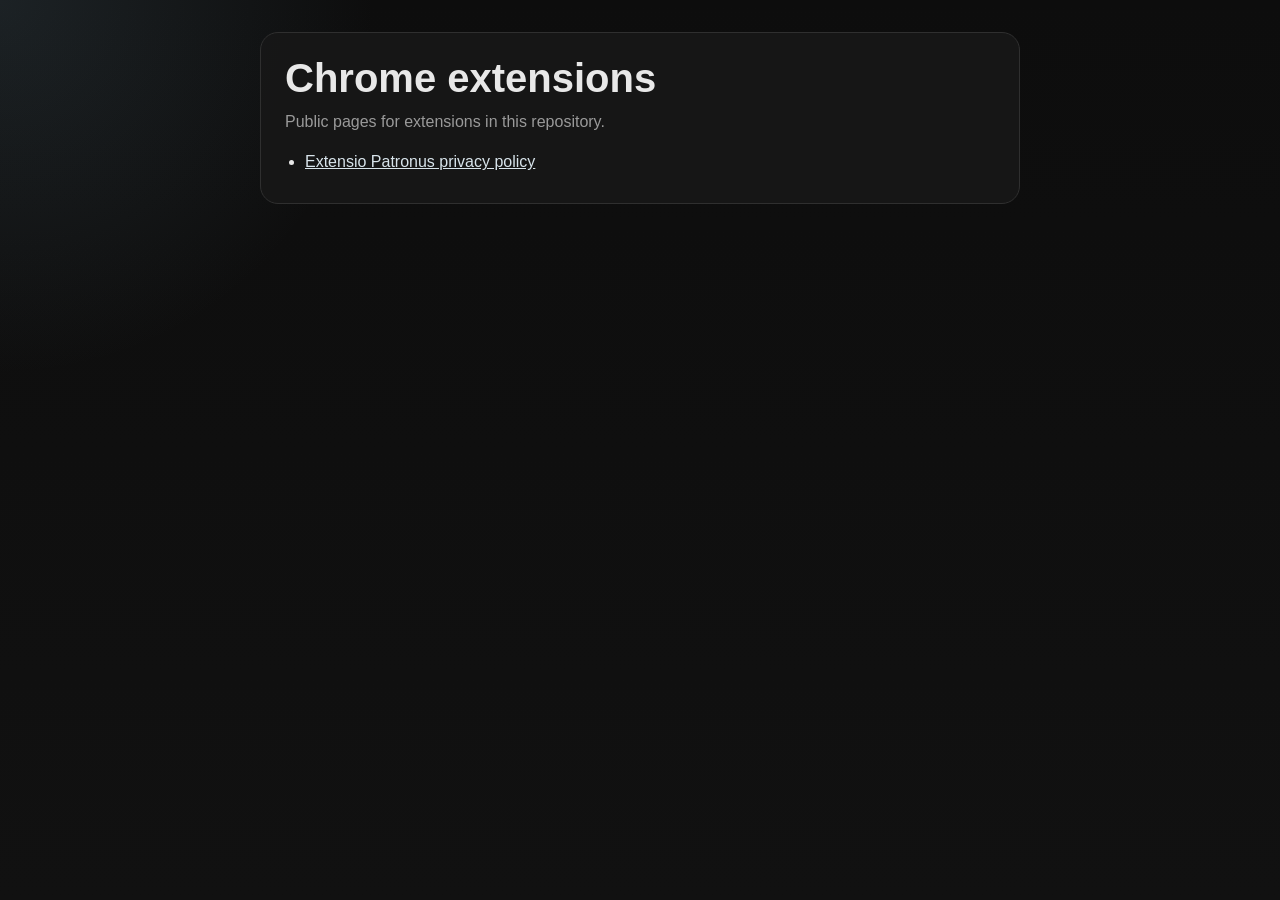
<file: docs/index.html>
<!doctype html>
<html lang="en">
  <head>
    <meta charset="UTF-8" />
    <meta name="viewport" content="width=device-width, initial-scale=1.0" />
    <title>Chrome extensions</title>
    <meta name="robots" content="noindex, nofollow" />
    <meta name="googlebot" content="noindex, nofollow" />
    <style>
      :root {
        --bg: #0d0d0d;
        --panel: #171717;
        --ink: #e8e8e8;
        --muted: #9a9a9a;
        --line: #2f2f2f;
        --accent: #6b8fa3;
      }

      * {
        box-sizing: border-box;
      }

      body {
        margin: 0;
        min-height: 100vh;
        padding: 32px 16px;
        background:
          radial-gradient(circle at top left, rgba(107, 143, 163, 0.16), transparent 24%),
          linear-gradient(180deg, #0d0d0d 0%, #111111 100%);
        color: var(--ink);
        font-family: "JetBrains Mono", "IBM Plex Sans", "Consolas", sans-serif;
      }

      main {
        width: min(760px, 100%);
        margin: 0 auto;
        padding: 24px;
        border: 1px solid var(--line);
        border-radius: 18px;
        background: rgba(23, 23, 23, 0.92);
      }

      h1 {
        margin: 0 0 10px;
        font-size: clamp(28px, 5vw, 40px);
        line-height: 1.05;
      }

      p {
        margin: 0 0 18px;
        color: var(--muted);
        line-height: 1.65;
      }

      ul {
        margin: 0;
        padding-left: 20px;
      }

      li {
        margin: 8px 0;
      }

      a {
        color: #d8e4eb;
      }
    </style>
  </head>
  <body>
    <main>
      <h1>Chrome extensions</h1>
      <p>
        Public pages for extensions in this repository.
      </p>
      <ul>
        <li>
          <a id="extensioPatronusPrivacyLink" href="../extensio-patronus/docs/privacy/">Extensio Patronus privacy policy</a>
        </li>
      </ul>
    </main>
    <script>
      const privacyLink = document.getElementById("extensioPatronusPrivacyLink");
      const isGitHubPages = window.location.hostname.endsWith("github.io");

      if (privacyLink && isGitHubPages) {
        privacyLink.href = "./extensio-patronus/privacy/";
      }
    </script>
  </body>
</html>
</file>
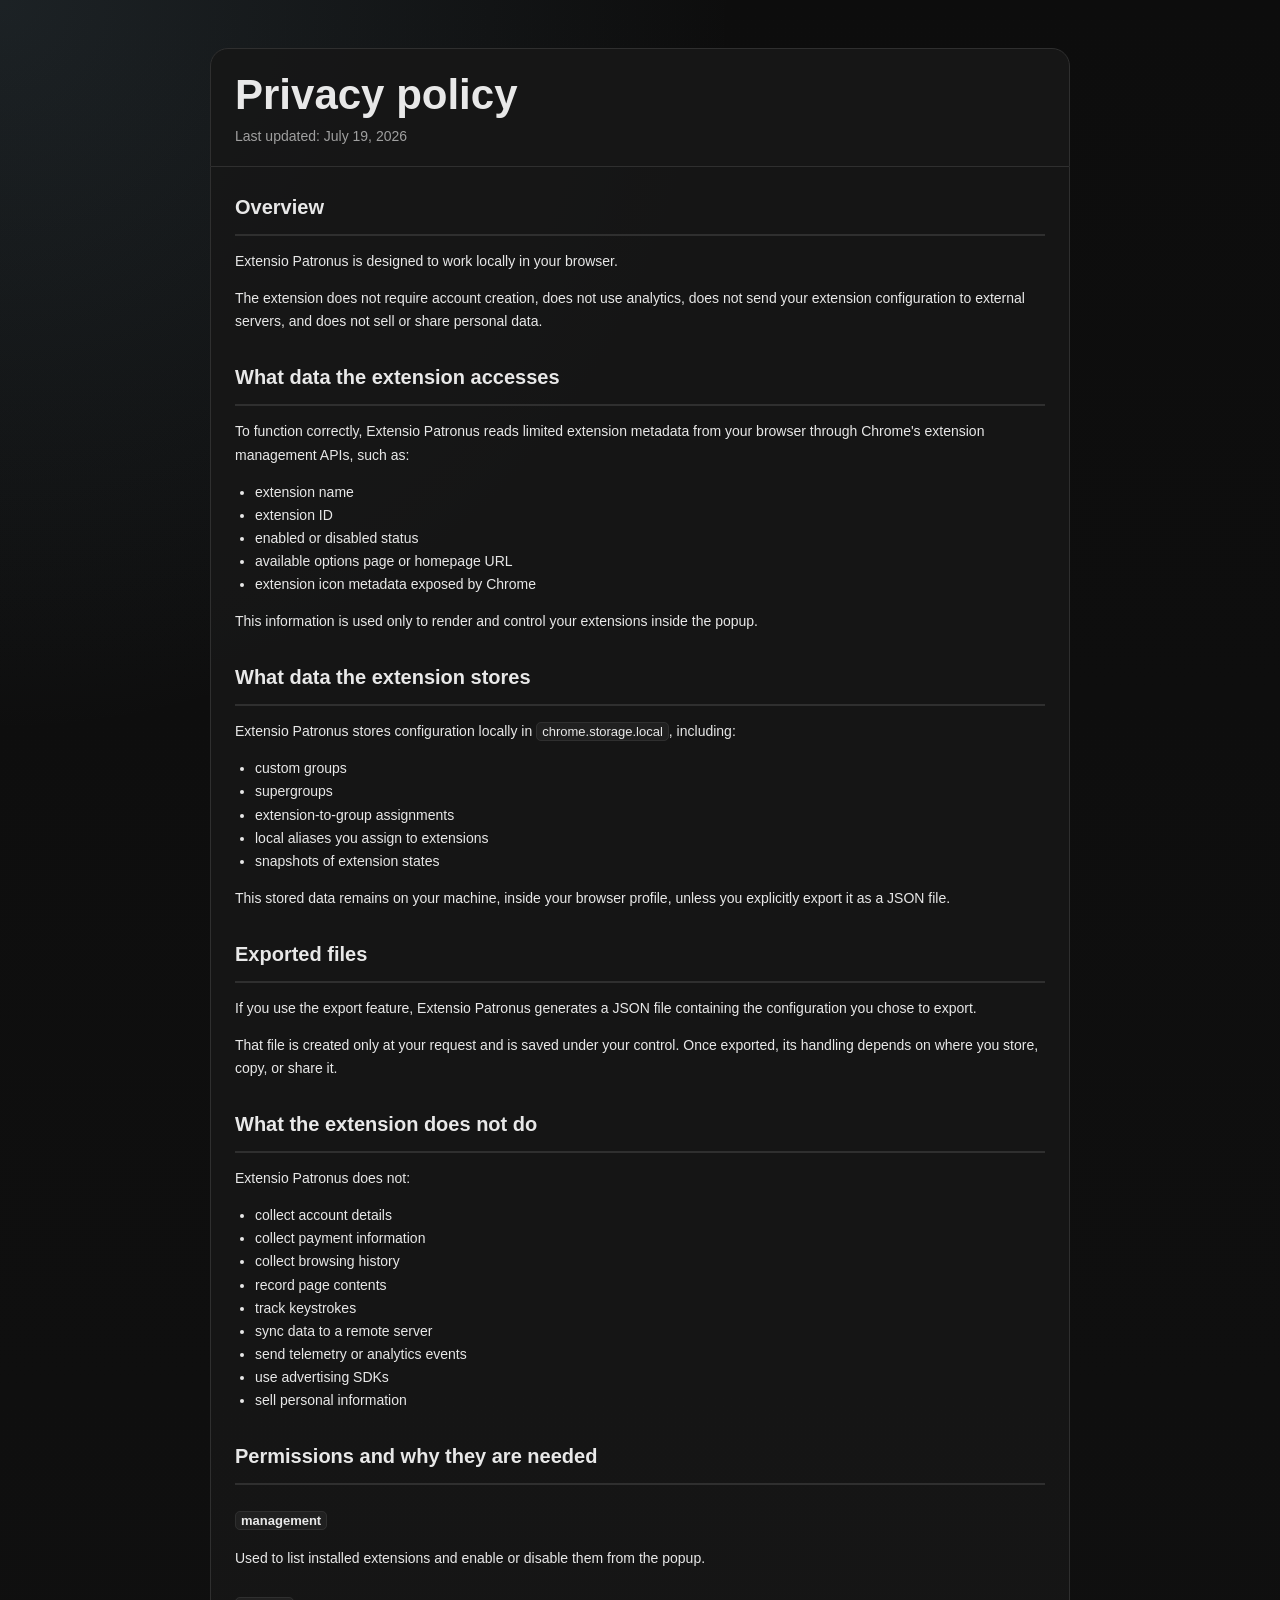
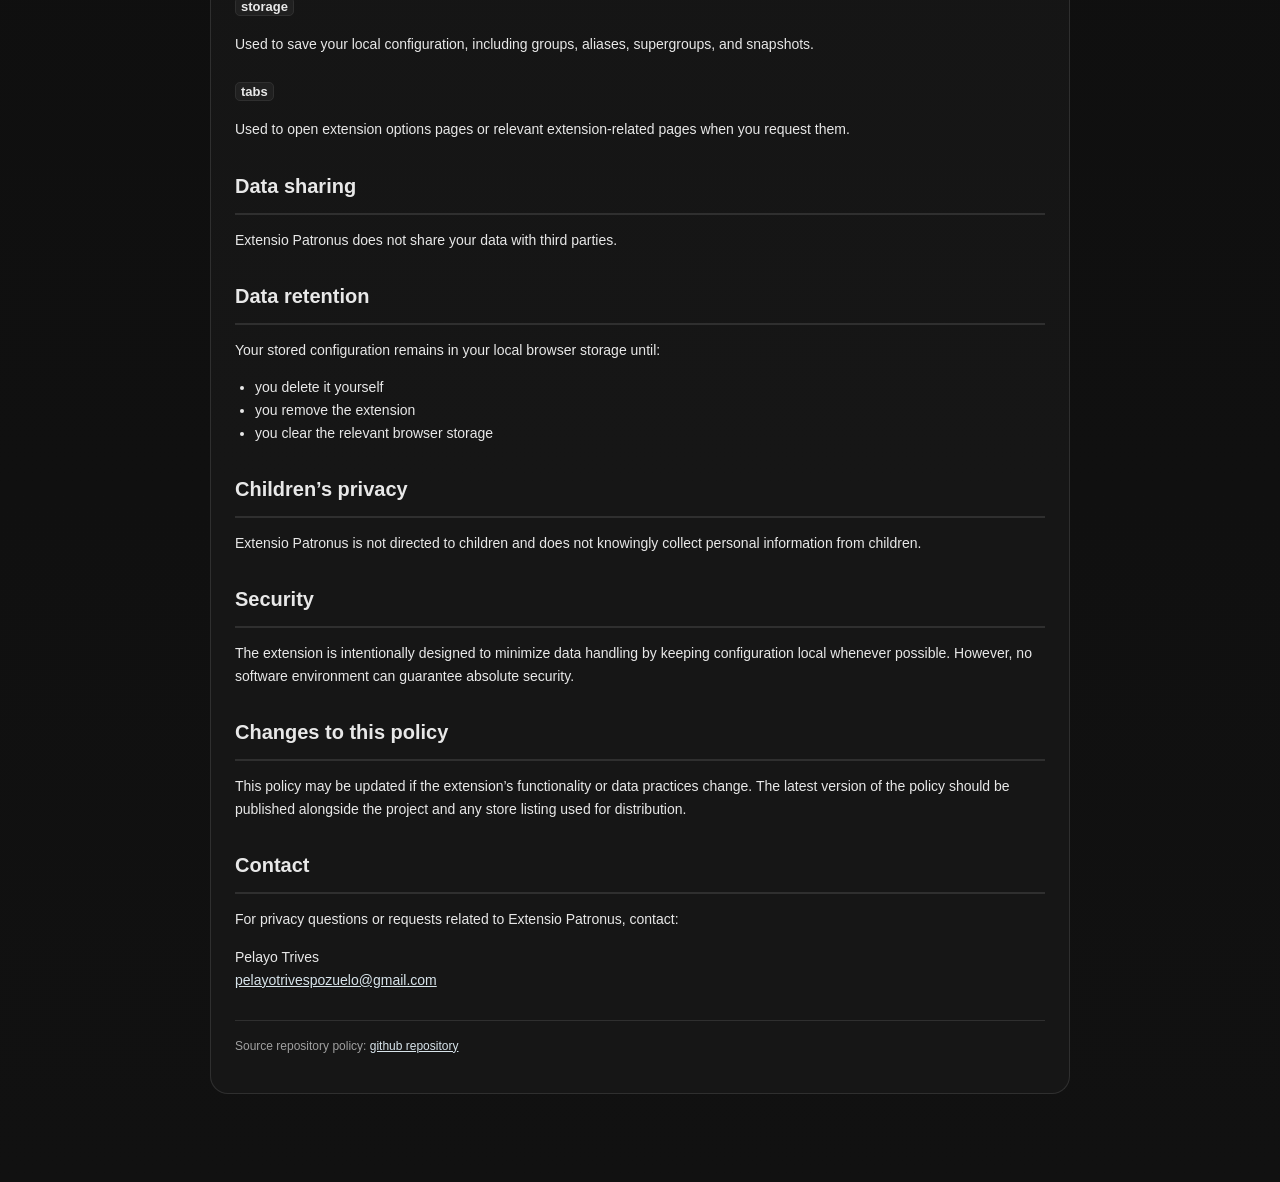
<file: extensio-patronus/docs/index.html>
<!doctype html>
<html lang="en">
  <head>
    <meta charset="UTF-8" />
    <meta http-equiv="refresh" content="0; url=./privacy/" />
    <meta name="viewport" content="width=device-width, initial-scale=1.0" />
    <title>Extensio Patronus</title>
    <link rel="icon" type="image/png" href="../icons/icon-32.png" />
  </head>
  <body>
    <p>
      redirecting to
      <a href="./privacy/">privacy policy</a>
    </p>
  </body>
</html>
</file>
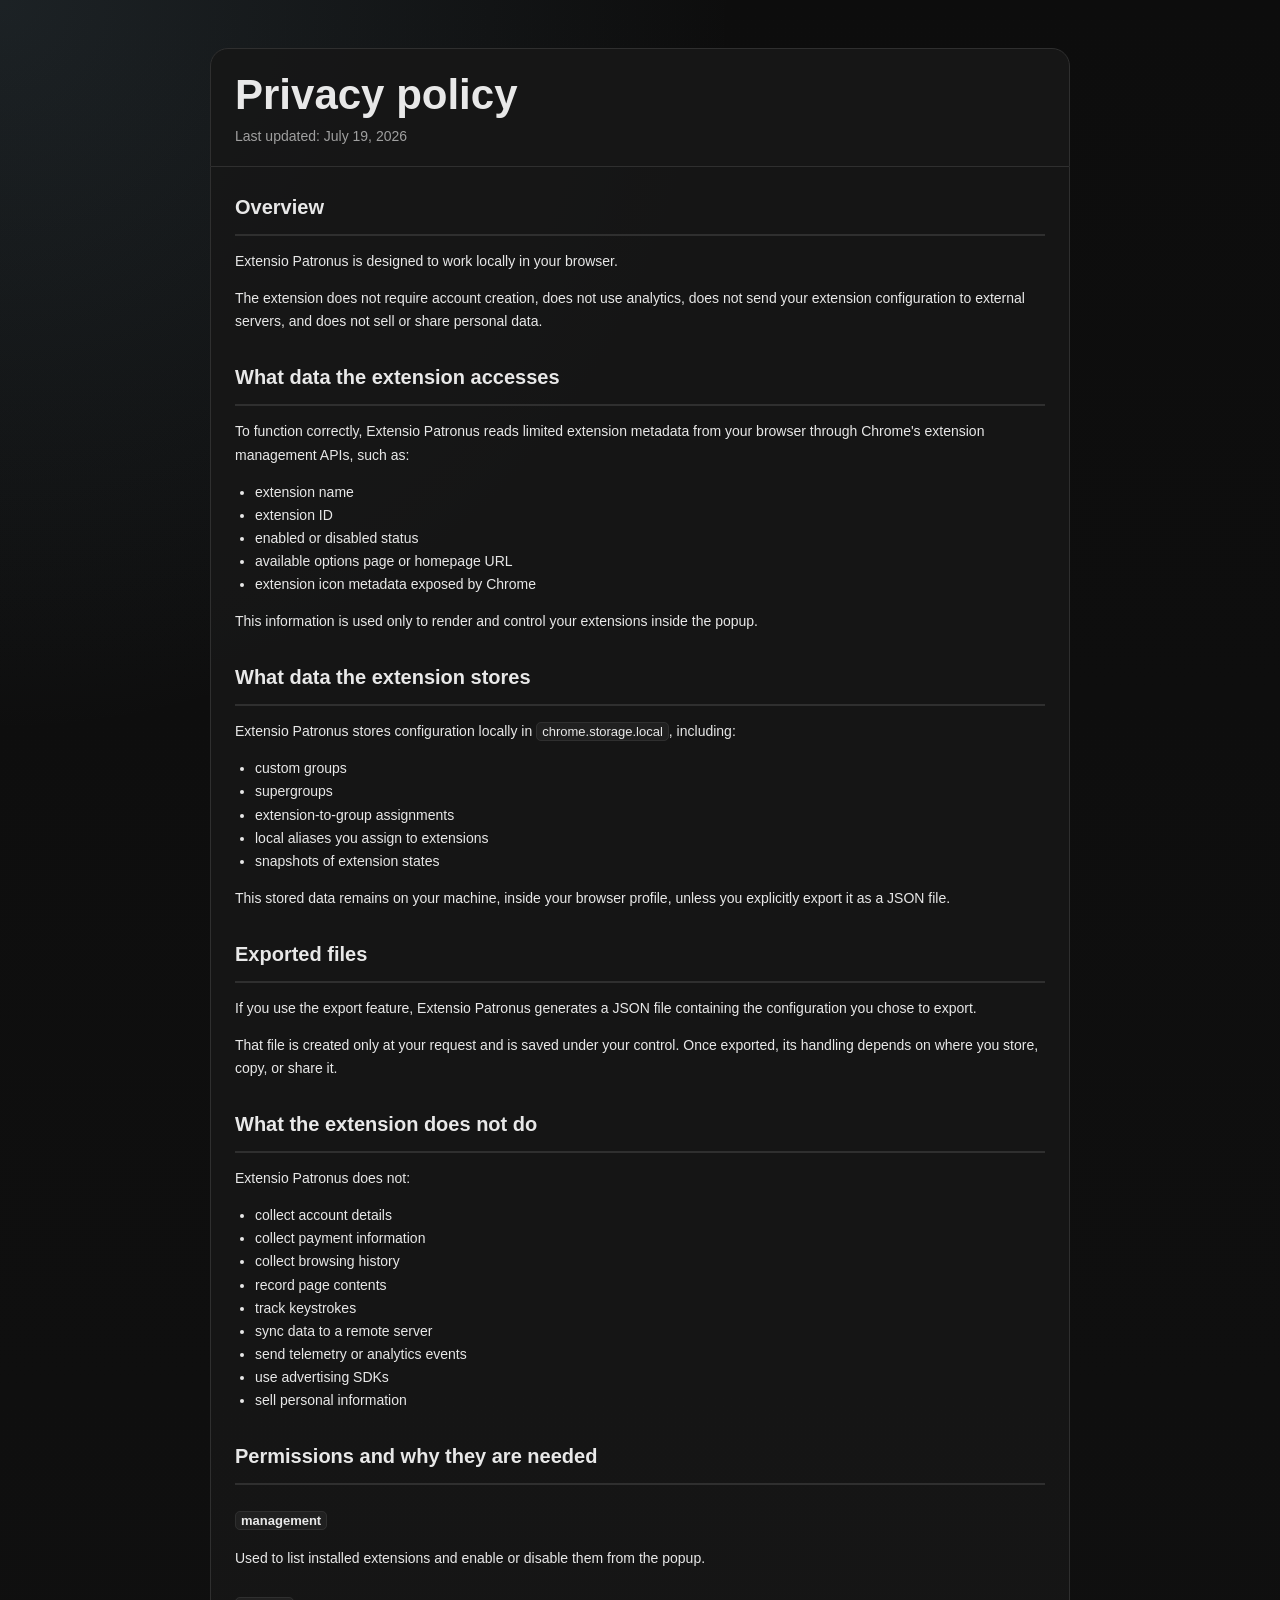
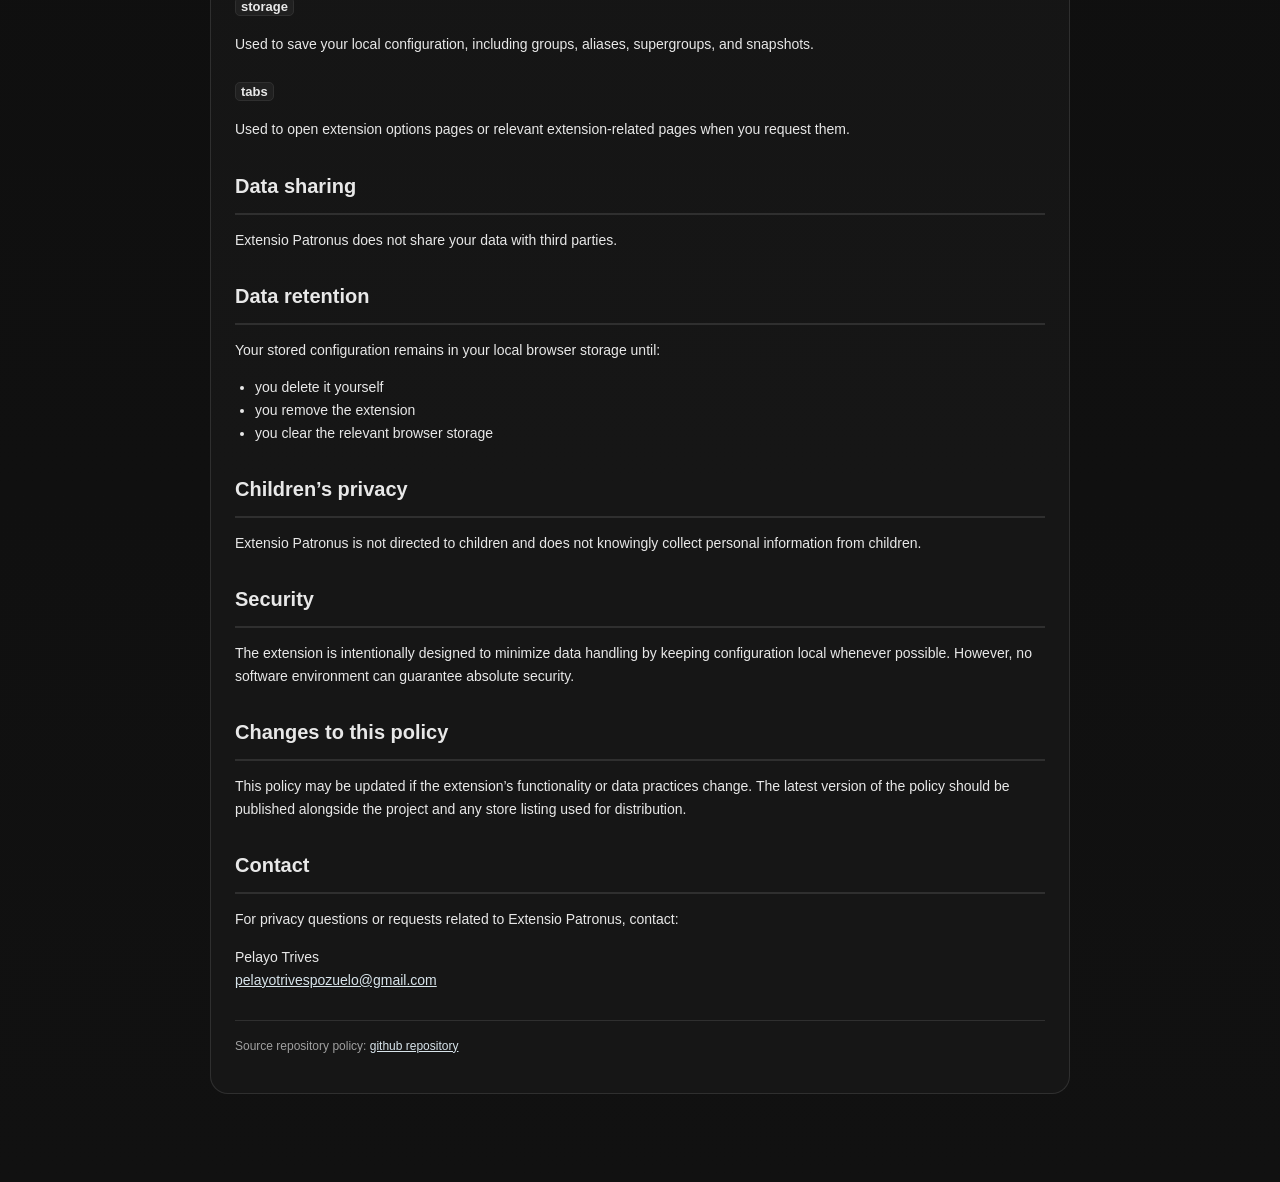
<file: extensio-patronus/docs/privacy/index.html>
<!doctype html>
<html lang="en">
  <head>
    <meta charset="UTF-8" />
    <meta name="viewport" content="width=device-width, initial-scale=1.0" />
    <title>Privacy policy | Extensio Patronus</title>
    <link rel="icon" type="image/png" href="../../icons/icon-32.png" />
    <meta name="robots" content="noindex, nofollow" />
    <meta name="googlebot" content="noindex, nofollow" />
    <meta
      name="description"
      content="Privacy policy for Extensio Patronus, a Chrome extension that organizes, toggles, and restores extension setups locally in your browser."
    />
    <style>
      :root {
        --bg: #0d0d0d;
        --panel: #171717;
        --panel-2: #202020;
        --ink: #e8e8e8;
        --muted: #a0a0a0;
        --line: #2f2f2f;
        --accent: #6b8fa3;
      }

      * {
        box-sizing: border-box;
      }

      body {
        margin: 0;
        background:
          radial-gradient(circle at top left, rgba(107, 143, 163, 0.16), transparent 24%),
          linear-gradient(180deg, #0d0d0d 0%, #111111 100%);
        color: var(--ink);
        font-family: "JetBrains Mono", "IBM Plex Sans", "Consolas", sans-serif;
        line-height: 1.65;
      }

      .shell {
        width: min(860px, calc(100vw - 32px));
        margin: 48px auto;
        padding: 0 0 40px;
      }

      .hero {
        padding: 24px 24px 18px;
        border: 1px solid var(--line);
        border-radius: 18px 18px 0 0;
        background: rgba(23, 23, 23, 0.94);
      }

      .hero h1 {
        margin: 0 0 8px;
        font-size: clamp(30px, 5vw, 42px);
        line-height: 1.05;
      }

      .hero p {
        margin: 0;
        color: var(--muted);
        font-size: 14px;
      }

      .policy {
        padding: 24px;
        border: 1px solid var(--line);
        border-top: 0;
        border-radius: 0 0 18px 18px;
        background: rgba(23, 23, 23, 0.9);
      }

      h2 {
        margin: 28px 0 10px;
        font-size: 20px;
      }

      h3 {
        margin: 22px 0 8px;
        font-size: 16px;
      }

      p,
      li {
        font-size: 14px;
      }

      ul {
        margin: 8px 0 0;
        padding-left: 20px;
      }

      code {
        padding: 1px 5px;
        border: 1px solid var(--line);
        border-radius: 5px;
        background: var(--panel-2);
        color: var(--ink);
        font-family: inherit;
        font-size: 13px;
      }

      .footer {
        margin-top: 28px;
        padding-top: 16px;
        border-top: 1px solid var(--line);
        color: var(--muted);
        font-size: 12px;
      }

      a {
        color: #d8e4eb;
      }

      @media (max-width: 640px) {
        .shell {
          margin: 20px auto;
        }

        .hero,
        .policy {
          padding: 18px;
        }
      }
    </style>
  </head>
  <body>
    <main class="shell">
      <section class="hero">
        <h1>Privacy policy</h1>
        <p>Last updated: July 19, 2026</p>
      </section>

      <article class="policy">
        <h2 style="margin-top: 0px">Overview</h2>
        <hr style="border: 1px solid var(--line);" />
        <p>
          Extensio Patronus is designed to work locally in your browser.
        </p>
        <p>
          The extension does not require account creation, does not use analytics,
          does not send your extension configuration to external servers, and does
          not sell or share personal data.
        </p>

        <h2>What data the extension accesses</h2>
        <hr style="border: 1px solid var(--line);" />
        <p>
          To function correctly, Extensio Patronus reads limited extension metadata
          from your browser through Chrome's extension management APIs, such as:
        </p>
        <ul>
          <li>extension name</li>
          <li>extension ID</li>
          <li>enabled or disabled status</li>
          <li>available options page or homepage URL</li>
          <li>extension icon metadata exposed by Chrome</li>
        </ul>
        <p>
          This information is used only to render and control your extensions
          inside the popup.
        </p>

        <h2>What data the extension stores</h2>
        <hr style="border: 1px solid var(--line);" />
        <p>
          Extensio Patronus stores configuration locally in
          <code>chrome.storage.local</code>, including:
        </p>
        <ul>
          <li>custom groups</li>
          <li>supergroups</li>
          <li>extension-to-group assignments</li>
          <li>local aliases you assign to extensions</li>
          <li>snapshots of extension states</li>
        </ul>
        <p>
          This stored data remains on your machine, inside your browser profile,
          unless you explicitly export it as a JSON file.
        </p>

        <h2>Exported files</h2>
        <hr style="border: 1px solid var(--line);" />
        <p>
          If you use the export feature, Extensio Patronus generates a JSON file
          containing the configuration you chose to export.
        </p>
        <p>
          That file is created only at your request and is saved under your
          control. Once exported, its handling depends on where you store, copy,
          or share it.
        </p>

        <h2>What the extension does not do</h2>
        <hr style="border: 1px solid var(--line);" />
        <p>Extensio Patronus does not:</p>
        <ul>
          <li>collect account details</li>
          <li>collect payment information</li>
          <li>collect browsing history</li>
          <li>record page contents</li>
          <li>track keystrokes</li>
          <li>sync data to a remote server</li>
          <li>send telemetry or analytics events</li>
          <li>use advertising SDKs</li>
          <li>sell personal information</li>
        </ul>

        <h2>Permissions and why they are needed</h2>
        <hr style="border: 1px solid var(--line);" />
        <h3><code>management</code></h3>
        <p>
          Used to list installed extensions and enable or disable them from the
          popup.
        </p>

        <h3><code>storage</code></h3>
        <p>
          Used to save your local configuration, including groups, aliases,
          supergroups, and snapshots.
        </p>

        <h3><code>tabs</code></h3>
        <p>
          Used to open extension options pages or relevant extension-related pages
          when you request them.
        </p>

        <h2>Data sharing</h2>
        <hr style="border: 1px solid var(--line);" />
        <p>Extensio Patronus does not share your data with third parties.</p>

        <h2>Data retention</h2>
        <hr style="border: 1px solid var(--line);" />
        <p>Your stored configuration remains in your local browser storage until:</p>
        <ul>
          <li>you delete it yourself</li>
          <li>you remove the extension</li>
          <li>you clear the relevant browser storage</li>
        </ul>

        <h2>Children’s privacy</h2>
        <hr style="border: 1px solid var(--line);" />
        <p>
          Extensio Patronus is not directed to children and does not knowingly
          collect personal information from children.
        </p>

        <h2>Security</h2>
        <hr style="border: 1px solid var(--line);" />
        <p>
          The extension is intentionally designed to minimize data handling by
          keeping configuration local whenever possible. However, no software
          environment can guarantee absolute security.
        </p>

        <h2>Changes to this policy</h2>
        <hr style="border: 1px solid var(--line);" />
        <p>
          This policy may be updated if the extension’s functionality or data
          practices change. The latest version of the policy should be published
          alongside the project and any store listing used for distribution.
        </p>

        <h2>Contact</h2>
        <hr style="border: 1px solid var(--line);" />
        <p>
          For privacy questions or requests related to Extensio Patronus, contact:
        </p>
        <p>
          Pelayo Trives<br />
          <a href="mailto:pelayotrivespozuelo@gmail.com">pelayotrivespozuelo@gmail.com</a>
        </p>

        <p class="footer">
          Source repository policy:
          <a href="https://github.com/pelayotrives/chrome-extensions/tree/main/extensio-patronus" rel="noopener noreferrer">github repository</a>
        </p>
      </article>
    </main>
  </body>
</html>
</file>
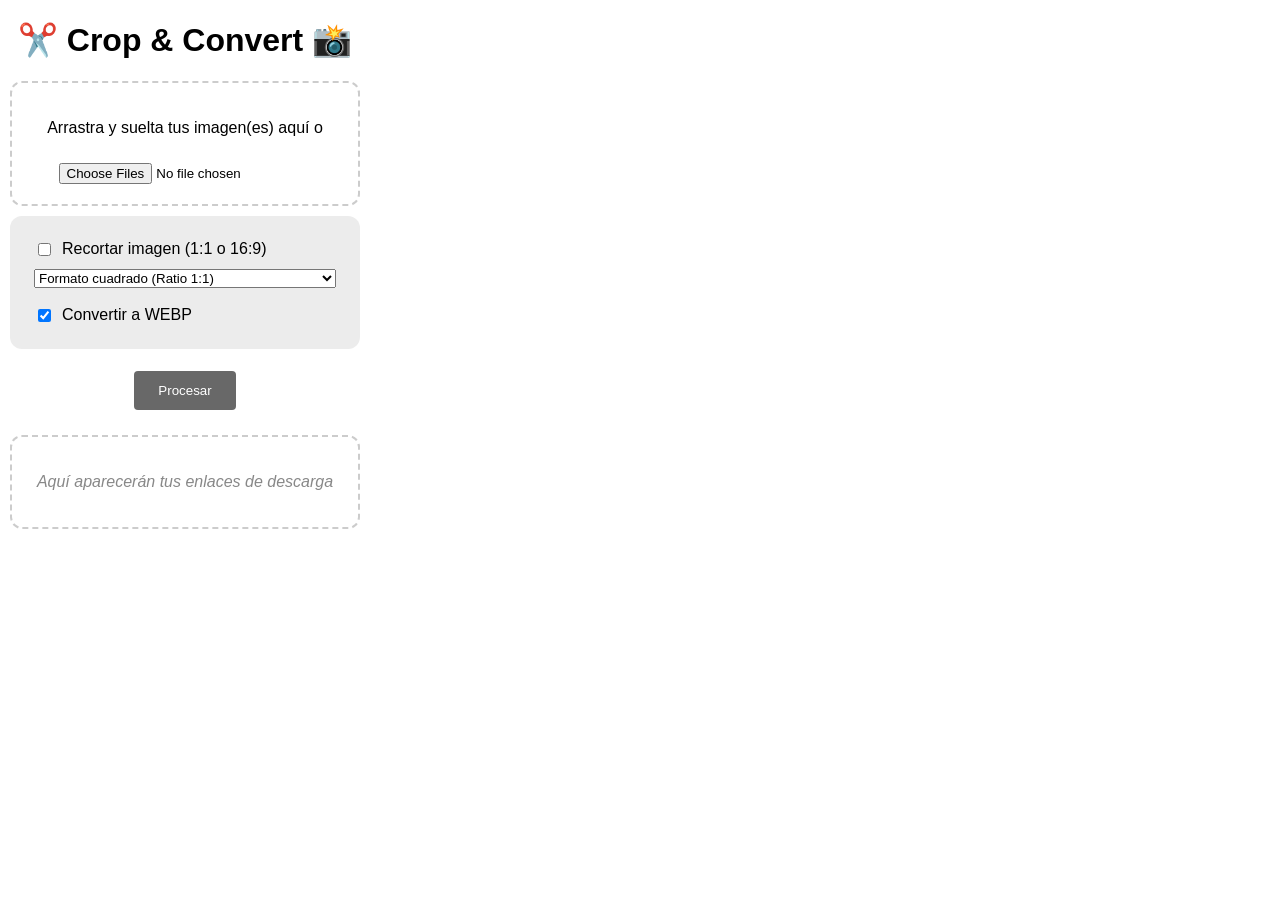
<file: crop-and-convert/popup.html>
<!DOCTYPE html>
<html lang="es">

<head>
  <meta charset="UTF-8">
  <title>Crop & Convert to WEBP</title>
  <link rel="stylesheet" href="popup.css">
  <!-- Include Cropper.js local files -->
  <link rel="stylesheet" href="lib/cropper.min.css">
</head>

<body>
  <!-- Main container -->
  <div class="container">
    <h1>✂️ Crop & Convert 📸</h1>

    <!-- Image upload area - handles drag and drop or file input selection -->
    <div id="drop-area">
      <p>Arrastra y suelta tus imagen(es) aquí o</p>
      <input type="file" id="fileInput" accept="image/jpeg,image/png" multiple>
    </div>

    <!-- Processing options - crop and convert checkboxes -->
    <div class="options">
      <!-- Crop options with aspect ratio selection -->
      <div id="cropOptionContainer">
        <label class="label-flex">
          <input type="checkbox" id="cropOption">
          <p>Recortar imagen (1:1 o 16:9)</p>
        </label>
        <select id="aspectRatio">
          <option value="1">Formato cuadrado (Ratio 1:1)</option>
          <option value="1.7777777778">Formato horizontal (16:9)</option>
        </select>
      </div>
      <br>
      <!-- Convert to WEBP option (checked by default) -->
      <label class="label-flex">
        <input type="checkbox" id="convertOption" checked>
        <p>Convertir a WEBP</p>
      </label>
    </div>

    <!-- Process button controls -->
    <div class="controls">
      <button id="processButton">Procesar</button>
    </div>

    <!-- Progress bar (hidden by default) -->
    <div id="progressContainer" style="display: none;">
      <p>Progreso: <span id="progressText">0%</span></p>
      <progress id="progressBar" value="0" max="100"></progress>
    </div>

    <!-- Results container for download links -->
    <div id="resultsContainer"></div>

    <!-- Image preview container (only visible for single files with crop enabled) -->
    <div class="image-container" id="imageContainer">
      <img id="image" style="max-width:100%;" alt="Imagen a recortar">
    </div>
  </div>

  <!-- JavaScript dependencies -->
  <script src="lib/cropper.min.js"></script>
  <script src="popup.js"></script>
</body>

</html>
</file>
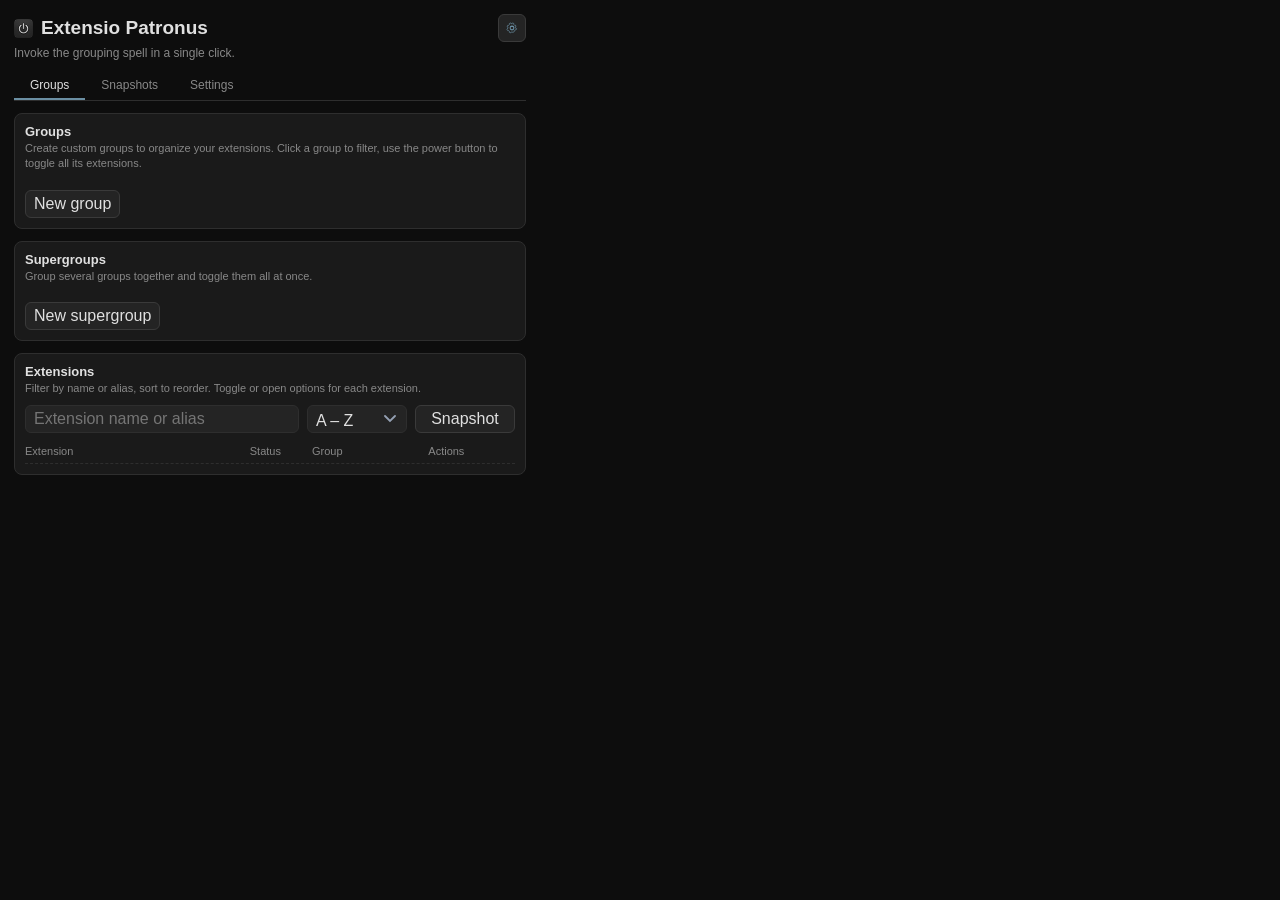
<file: extensio-patronus/popup/popup.html>
<!doctype html>
<html lang="en">
  <head>
    <meta charset="UTF-8" />
    <meta name="viewport" content="width=device-width, initial-scale=1.0" />
    <title>Extensio Patronus</title>
    <link rel="stylesheet" href="popup.css" />
  </head>
  <body>
    <main class="app">
      <header class="header">
        <div class="header-top">
          <div class="header-title">
            <img class="header-logo" src="../icons/icon-32.png" alt="" />
            <h1>Extensio Patronus</h1>
          </div>
          <button
            id="openChromeExtensionsBtn"
            class="icon-btn gear header-settings"
            type="button"
            aria-label="Open chrome://extensions"
            title="Open chrome://extensions"
          >
            <svg viewBox="0 0 24 24" fill="none" aria-hidden="true">
              <path d="M12 8.8a3.2 3.2 0 1 0 0 6.4 3.2 3.2 0 0 0 0-6.4Z" stroke="currentColor" stroke-width="1.8"/>
              <path d="m19 12 .8 1.4-1.2 2.1-1.6-.1a7.8 7.8 0 0 1-1.2 1.2l.1 1.6-2.1 1.2L12 19a7.8 7.8 0 0 1-1.8 0l-.8 1.4-2.1-1.2.1-1.6a7.8 7.8 0 0 1-1.2-1.2l-1.6.1-1.2-2.1L5 12a7.8 7.8 0 0 1 0-1.8l-1.4-.8 1.2-2.1 1.6.1A7.8 7.8 0 0 1 7.6 6l-.1-1.6 2.1-1.2.8 1.4a7.8 7.8 0 0 1 1.8 0l.8-1.4 2.1 1.2-.1 1.6a7.8 7.8 0 0 1 1.2 1.2l1.6-.1 1.2 2.1-1.4.8c.1.6.1 1.2 0 1.8Z" stroke="currentColor" stroke-width="1.2" stroke-linejoin="round"/>
            </svg>
          </button>
        </div>
        <p>Invoke the grouping spell in a single click.</p>
      </header>

      <nav class="tab-bar" role="tablist" aria-label="Popup sections">
        <button id="tabButtonGroups" class="tab active" data-tab="groups" type="button" role="tab" aria-selected="true" aria-controls="tabGroups">Groups</button>
        <button id="tabButtonSnapshots" class="tab" data-tab="snapshots" type="button" role="tab" aria-selected="false" aria-controls="tabSnapshots">Snapshots</button>
        <button id="tabButtonSettings" class="tab" data-tab="settings" type="button" role="tab" aria-selected="false" aria-controls="tabSettings">Settings</button>
      </nav>

      <div id="tabGroups" class="tab-panel" aria-labelledby="tabButtonGroups">
        <section class="card groups">
          <h2>Groups</h2>
          <p class="section-desc">Create custom groups to organize your extensions. Click a group to filter, use the power button to toggle all its extensions.</p>
          <output id="groupsHint" class="meta groups-hint" aria-live="polite" aria-atomic="true"></output>
          <div id="groupsList" class="chips"></div>
          <div class="section-manage">
            <button id="toggleGroupFormBtn" type="button">New group</button>
          </div>
          <div id="groupForm" class="inline-form inline-form-collapsible" style="display:none">
            <input id="groupName" type="text" maxlength="32" placeholder="e.g. Work" aria-label="New group name" />
            <button id="createGroupBtn" type="button">Create</button>
          </div>
        </section>

        <section class="card supergroups">
          <h2>Supergroups</h2>
          <p class="section-desc">Group several groups together and toggle them all at once.</p>
          <div id="supergroupsList" class="chips"></div>
          <div class="supergroup-actions">
            <button id="createSupergroupBtn" type="button">New supergroup</button>
          </div>
          <div id="supergroupForm" class="supergroup-form" style="display:none">
            <input id="supergroupName" type="text" maxlength="32" placeholder="Supergroup name" aria-label="Supergroup name" />
            <div id="supergroupOptions" class="supergroup-options"></div>
            <button id="confirmSupergroupBtn" class="sg-btn" type="button">Create</button>
          </div>
        </section>

        <section class="card extensions">
          <h2>Extensions</h2>
          <p class="section-desc">Filter by name or alias, sort to reorder. Toggle or open options for each extension.</p>
          <div class="search-row">
            <input id="searchInput" type="search" placeholder="Extension name or alias" aria-label="Search extensions" />
            <select id="sortOrder" class="sort-select" aria-label="Sort order">
              <option value="az">A – Z</option>
              <option value="za">Z – A</option>
              <option value="enabled-first">Enabled first</option>
              <option value="disabled-first">Disabled first</option>
            </select>
            <button id="saveSnapshotShortcutBtn" class="snapshot-shortcut-btn" type="button">Snapshot</button>
          </div>
          <div class="table-head">
            <span>Extension</span>
            <span>Status</span>
            <span>Group</span>
            <span>Actions</span>
          </div>
          <div id="extensionsList" class="table-body"></div>
        </section>
      </div>

      <div id="tabSnapshots" class="tab-panel hidden" aria-labelledby="tabButtonSnapshots">
        <section class="card snapshots">
          <h2>Snapshots</h2>
          <p class="section-desc">Save and restore the full state: groups, assignments, aliases, and on/off status of each extension.</p>
          <div class="snapshot-actions">
            <button id="saveSnapshotBtn" type="button">Snapshot</button>
          </div>
          <div id="snapshotsList" class="snapshot-list"></div>
        </section>
      </div>

      <div id="tabSettings" class="tab-panel hidden" aria-labelledby="tabButtonSettings">
        <section class="card info">
          <h2>Settings</h2>
          <p class="section-desc">Export your groups, supergroups, assignments and aliases as JSON. Import a file to restore them. Extensions not installed on this machine are safely ignored during import.</p>
          <div class="settings-actions">
            <button id="exportConfigBtn" type="button">Export config</button>
            <button id="importConfigBtn" type="button">Import config</button>
            <input type="file" id="importFileInput" accept=".json" aria-label="Import config file" style="display:none" />
          </div>

          <div class="info-block">
            <h2 class="settings-subtitle">How it works</h2>
            <ol class="info-steps">
              <li><strong>Create groups</strong> to match your workflows. Call them Work, Dev, AI, Writing, whatever fits.</li>
              <li><strong>Assign each extension</strong> to a group using the dropdown next to its name, or drag and drop it onto a group chip.</li>
              <li><strong>Right click a supergroup</strong> to enter edit mode and add or remove groups inside it.</li>
              <li><strong>Toggle groups instantly</strong> with the power button. One click disables everything you don't need right now.</li>
              <li><strong>Snapshots</strong> let you freeze a full extension state and jump back to it later. Perfect for switching contexts.</li>
            </ol>
          </div>

          <div class="info-block">
            <h2 class="settings-subtitle">Keyboard shortcuts</h2>
            <div class="shortcut-grid">
              <div><kbd>/</kbd> Focus search</div>
              <div><kbd>Esc</kbd> Clear filters</div>
              <div><kbd>Ctrl+1</kbd> Toggle all extensions</div>
              <div><kbd>Ctrl+2..9</kbd> Toggle groups 1-8</div>
              <div><kbd>Dbl click</kbd> Edit alias / rename</div>
              <div><kbd>Right click</kbd> Edit supergroup groups</div>
              <div><kbd>Drag row</kbd> Drop on chip to assign</div>
            </div>
            <div class="info-subsection">
              <h3>Power colors</h3>
              <div class="power-legend">
                <span class="legend-dot on">All enabled</span>
                <span class="legend-dot mixed">Some on, some off</span>
                <span class="legend-dot off">All disabled</span>
              </div>
            </div>
          </div>

          <div class="info-block">
            <h2 class="settings-subtitle">Avada Kedavra</h2>
            <p class="section-desc">Delete every saved group, supergroup, snapshot and alias in one go, and clear group assignments so everything goes back to its default setup.</p>
            <div class="settings-actions">
              <button id="resetConfigurationBtn" class="btn-danger-outline" type="button">Restore default setup</button>
            </div>
          </div>
          <div class="info-block">
            <p class="info-footnote">
              <span>Extensio Patronus <span id="versionLabel">v...</span>. No data leaves your browser.</span>
              <br />
              <span class="info-footnote-sub">Made by P. Trives · All rights reserved.</span>
            </p>
          </div>
        </section>
      </div>
    </main>

    <dialog id="confirmModal" class="modal-dialog" aria-labelledby="confirmTitle">
      <div class="modal-panel">
        <h2 id="confirmTitle">Delete</h2>
        <p id="confirmText">This action cannot be undone.</p>
        <div class="modal-actions">
          <button id="cancelDeleteBtn" class="btn-ghost" type="button">Cancel</button>
          <button id="confirmDeleteBtn" class="btn-danger" type="button">Delete</button>
        </div>
      </div>
    </dialog>

    <div id="importOverlay" class="import-overlay hidden" aria-hidden="true">
      <div class="import-panel">
        <div class="import-ring" aria-hidden="true">
          <svg viewBox="0 0 64 64" focusable="false">
            <circle class="import-ring-track" cx="32" cy="32" r="24"></circle>
            <circle id="importRingProgress" class="import-ring-progress" cx="32" cy="32" r="24"></circle>
          </svg>
          <span id="importProgressValue" class="import-progress-value">0%</span>
        </div>
        <output id="importProgressText" class="import-progress-text" aria-live="polite" aria-atomic="true">Preparing import…</output>
      </div>
    </div>

    <div id="toastContainer" class="toast-container" aria-live="off"></div>

    <script src="popup.js" type="module"></script>
  </body>
</html>
</file>
<file: crop-and-convert/popup.css>
/* Basic body styling for the popup */
body {
  font-family: Arial, sans-serif;
  margin: 10px;
  width: 350px;
}

/* Container for centering content */
.container {
  text-align: center;
}

/* Drag and drop area styling with dashed border */
#drop-area {
  border: 2px dashed #ccc;
  border-radius: 12px;
  padding: 20px;
  margin-bottom: 10px;
  cursor: pointer;
  transition: all 0.3s ease;
}

/* Active state for drag and drop area (when dragging over) */
#drop-area.active {
  border-color: #4CAF50;
  background-color: rgba(76, 175, 80, 0.1);
}

/* File input button spacing */
#fileInput {
  margin-top: 10px;
}

/* Options section with controls for crop and convert */
#cropOptionContainer {
  display: flex;
  flex-direction: column;
  gap: 10px;
}

#cropOptionContainer,
#cropOptionContainer select {
  width: 100%;
}

.label-flex {
  display: flex;
  flex-direction: row;
  justify-content: flex-start;
  align-items: center;
  gap: 8px;
}

.label-flex p {
  margin: 0;
}

.options {
  margin-bottom: 10px;
  padding: 24px;
  background-color: #ECECEC;
  border-radius: 12px;
  display: flex;
  flex-direction: column;
  align-items: flex-start;
}

/* Image container for preview (hidden by default) */
.image-container {
  max-height: 300px;
  overflow: hidden;
  margin-bottom: 12px;
  margin: 20px 0;
  display: none;
}

/* Control buttons styling */
.controls button {
  padding: 12px 24px;
  margin-bottom: 10px;
}

/* Main process button styling */
#processButton {
  background-color: #686868;
  margin-top: 12px;
  color: white;
  border: none;
  border-radius: 4px;
  cursor: pointer;
}

/* Hover state for process button */
#processButton:hover {
  background-color: #a8a8a8;
}

/* Progress bar styling */
progress {
  width: 100%;
  height: 20px;
}

/* Results container for download links */
#resultsContainer {
  margin: 15px 0;
  padding: 20px;
  border-radius: 12px;
  border: 2px dashed #ccc;
  min-height: 50px;
  transition: all 0.3s ease;
  display: flex;
  flex-direction: column;
  align-items: center;
  justify-content: center;
}

/* Placeholder text for empty results container */
#resultsContainer:empty::before {
  content: "Aquí aparecerán tus enlaces de descarga";
  color: #888;
  font-style: italic;
}

/* Styling for download links */
#resultsContainer a {
  display: block;
  width: 80%;
  margin: 8px 0;
  padding: 16px;
  background: #0184ff;
  color: #fff;
  text-decoration: none;
  border-radius: 4px;
  text-align: center;
  transition: background-color 0.2s;
}

/* Hover state for download links */
#resultsContainer a:hover {
  background: #2993f7;
}

/* Additional image container styling */
.image-container {
  max-height: 300px;
  overflow: auto;
  margin: 20px 0;
  padding: 10px;
  border: 1px solid #eee;
  border-radius: 4px;
}
</file>
<file: extensio-patronus/popup/popup.css>
:root {
  --bg: #0d0d0d;
  --bg-2: #141414;
  --panel: #1a1a1a;
  --panel-2: #242424;
  --ink: #e0e0e0;
  --muted: #888888;
  --line: #2e2e2e;
  --line-2: #3a3a3a;
  --accent: #6b8fa3;
  --accent-2: #557a8c;
  --danger: #ef4444;
  --ok: #22c55e;
  --warn: #f59e0b;
  --off: #ef4444;
  --control-h: 28px;
}

* {
  box-sizing: border-box;
}

body {
  margin: 0;
  font-family: "JetBrains Mono", "IBM Plex Sans", "Consolas", sans-serif;
  color: var(--ink);
  width: 540px;
  background: var(--bg);
}

.app {
  padding: 14px;
}

.header h1 {
  margin: 0;
  font-size: 19px;
}

.header-top {
  display: flex;
  align-items: center;
  justify-content: space-between;
  gap: 10px;
}

.header-title {
  display: flex;
  align-items: center;
  gap: 8px;
}

.header-logo {
  width: 19px;
  height: 19px;
  flex-shrink: 0;
}

.header-settings {
  width: var(--control-h);
  min-width: var(--control-h);
}

.header p {
  margin: 4px 0 0;
  color: var(--muted);
  font-size: 12px;
}

.card {
  margin-top: 12px;
  border: 1px solid var(--line);
  background: var(--panel);
  border-radius: 8px;
  padding: 10px;
}

.card h2 {
  margin: 0 0 2px;
  font-size: 13px;
  font-weight: 600;
  color: var(--ink);
}

.section-desc {
  margin: 0 0 8px;
  font-size: 11px;
  color: var(--muted);
  line-height: 1.4;
}

.settings-actions {
  display: flex;
  gap: 8px;
  margin: 4px 0 12px;
}

.tab-bar {
  display: flex;
  gap: 0;
  margin-top: 12px;
  border-bottom: 1px solid var(--line);
}

.tab {
  padding: 6px 16px;
  font-size: 12px;
  border: none;
  border-bottom: 2px solid transparent;
  border-radius: 0;
  background: transparent;
  color: var(--muted);
  cursor: pointer;
  transition: color 0.15s, border-color 0.15s;
}

.tab:hover {
  color: var(--ink);
}

.tab.active {
  color: var(--ink);
  border-bottom-color: var(--accent);
}

.tab-panel.hidden {
  display: none;
}

.card.info {
  line-height: 1.55;
}

.card.info .info-block {
  margin-top: 12px;
}

.card.info .info-block h3 {
  margin: 0 0 4px;
  font-size: 11px;
  font-weight: 600;
  color: var(--muted);
}

.info-steps {
  margin: 0;
  padding-left: 18px;
  font-size: 11px;
  color: var(--muted);
  display: flex;
  flex-direction: column;
  gap: 5px;
}

.info-steps li::marker {
  color: var(--muted);
}

.info-steps strong {
  font-weight: 600;
  color: var(--ink);
}

.info-footnote {
  margin: 0;
  font-size: 10px;
  color: var(--muted);
  text-align: center;
}

.search-row {
  display: grid;
  grid-template-columns: 1fr 100px 100px;
  gap: 8px;
  margin: 4px 0 12px;
}

.sort-select {
  height: var(--control-h);
  min-height: var(--control-h);
}

.snapshot-shortcut-btn {
  height: var(--control-h);
}

.snapshot-actions {
  display: flex;
  align-items: center;
  gap: 10px;
  margin: 4px 0 12px;
}

.snapshot-limit-hint {
  font-size: 10px;
  color: var(--warn);
}

.snapshot-limit-hint.hidden {
  display: none;
}

.snapshot-list {
  display: flex;
  flex-direction: column;
  gap: 6px;
}

.snap-row {
  position: relative;
  overflow: hidden;
  display: grid;
  grid-template-columns: 1fr 28px 28px;
  gap: 6px;
  align-items: center;
  padding: 4px 6px;
  border-radius: 5px;
  background: var(--panel-2);
  border: 1px solid var(--line);
}

.snap-row-new::after {
  content: "";
  position: absolute;
  inset: -20% auto -20% -35%;
  width: 48%;
  pointer-events: none;
  opacity: 0;
  background: linear-gradient(
    104deg,
    rgba(255, 255, 255, 0) 0%,
    rgba(255, 255, 255, 0.04) 28%,
    rgba(255, 255, 255, 0.42) 50%,
    rgba(255, 255, 255, 0.08) 72%,
    rgba(255, 255, 255, 0) 100%
  );
  filter: blur(0.5px);
  transform: translateX(-160%) skewX(-18deg);
  animation: snap-shine 2.3s cubic-bezier(0.2, 0.02, 0.14, 1) 0.12s 1 forwards;
}

.snap-btn {
  background: var(--panel-2);
  color: var(--accent);
}

.snap-btn svg {
  width: 15px;
  height: 15px;
}

.snap-name {
  font-size: 12px;
  color: var(--ink);
  cursor: text;
  overflow: hidden;
  text-overflow: ellipsis;
  white-space: nowrap;
}

.snap-info {
  min-width: 0;
}

.snap-meta {
  display: block;
  font-size: 10px;
  color: var(--muted);
  margin-top: 2px;
}

.snap-empty {
  font-size: 11px;
  color: var(--muted);
  padding: 4px 0;
}

label {
  display: block;
  margin-bottom: 6px;
  font-size: 12px;
  color: var(--muted);
}

input,
select,
button {
  font: inherit;
}

input,
select {
  width: 100%;
  border: 1px solid var(--line);
  border-radius: 6px;
  padding: 6px 8px;
  height: var(--control-h);
  background: var(--panel-2);
  color: var(--ink);
}

select {
  appearance: none;
  padding-right: 30px;
  background-image: url("data:image/svg+xml,%3Csvg xmlns='http://www.w3.org/2000/svg' width='12' height='8' viewBox='0 0 12 8'%3E%3Cpath d='M1 1l5 5 5-5' fill='none' stroke='%2394a0b3' stroke-width='1.8' stroke-linecap='round'/%3E%3C/svg%3E");
  background-repeat: no-repeat;
  background-position: right 10px center;
}

.inline-form {
  display: grid;
  grid-template-columns: 1fr 86px;
  gap: 8px;
  margin: 4px 0 12px;
}

.inline-form-collapsible {
  margin: 8px 0 0;
}

button {
  border: 1px solid var(--line-2);
  border-radius: 6px;
  height: var(--control-h);
  padding: 0 8px;
  cursor: pointer;
  background: var(--panel-2);
  color: var(--ink);
}

button:hover {
  filter: brightness(1.05);
}

.chips {
  display: flex;
  flex-wrap: wrap;
  gap: 8px;
}

.groups-hint {
  margin: 0 0 8px;
  color: var(--muted);
  font-size: 12px;
}

.section-manage,
.supergroup-actions {
  margin-top: 10px;
}

.chip {
  display: grid;
  grid-template-columns: 1fr 28px 28px;
  gap: 6px;
  align-items: center;
  border-radius: 6px;
  padding: 4px;
  background: var(--panel-2);
  border: 1px solid var(--line);
  font-size: 12px;
}

.chip-filter {
  text-align: left;
  background: transparent;
  color: var(--ink);
  border-color: transparent;
}

.chip.single {
  grid-template-columns: 1fr 28px;
}

.chip-filter.active {
  background: rgba(107, 143, 163, 0.15);
  border-color: rgba(107, 143, 163, 0.25);
}

.chip.drag-over {
  border-color: var(--accent);
  box-shadow: 0 0 0 1px var(--accent);
}

.drop-zone {
  display: flex;
  align-items: center;
  justify-content: center;
  border-style: dashed;
  opacity: 0.55;
}

.drop-label {
  font-size: 10px;
  color: var(--muted);
}

.empty-state {
  width: 100%;
  margin-top: 8px;
  padding: 14px 12px;
  border: 1px dashed var(--line-2);
  border-radius: 8px;
  background: rgba(255, 255, 255, 0.015);
  text-align: center;
}

.empty-state-title,
.empty-state-text {
  margin: 0;
  font-size: 11px;
  font-weight: 600;
  color: var(--muted);
  line-height: 1.45;
}

.empty-state-text {
  margin-top: 4px;
  font-weight: 400;
}

.supergroup-form {
  display: flex;
  flex-direction: column;
  margin-top: 8px;
  padding: 10px;
  background: var(--panel-2);
  border-radius: 6px;
  border: 1px solid var(--line);
}

.supergroup-form > input {
  width: 100%;
  margin: 0 0 12px;
}

.supergroup-options {
  display: flex;
  flex-wrap: wrap;
  gap: 6px;
  margin-bottom: 8px;
}

.supergroup-form .sg-btn {
  height: var(--control-h);
  padding: 0 10px;
  border: 1px solid var(--line-2);
  border-radius: 6px;
  background: var(--panel-2);
  color: var(--ink);
  cursor: pointer;
  font-size: 12px;
  align-self: flex-start;
}

.sg-check {
  font-size: 11px;
  color: var(--ink);
  display: flex;
  align-items: center;
  gap: 4px;
  cursor: pointer;
}

.sg-check input {
  width: auto;
  height: auto;
  margin: 0;
}

.sg-chip {
  font-size: 11px;
  height: 24px;
  padding: 0 10px;
  border-radius: 5px;
  border: 1px solid var(--line);
  background: var(--panel-2);
  color: var(--ink);
  cursor: pointer;
}

.sg-chip:hover {
  border-color: var(--line-2);
}

.sg-chip.active {
  background: rgba(107, 143, 163, 0.2);
  border-color: var(--accent);
}

.chip-delete {
  background: #2a1a1e;
  border-color: #4b232b;
  color: #e88;
}

.chip-delete:hover {
  filter: brightness(1.2);
}

.chip button {
  font-size: 11px;
  height: 24px;
}

.chip-bulk {
  background: var(--panel-2);
}

.table-head,
.row {
  display: grid;
  grid-template-columns: 2fr 0.5fr 1fr 0.8fr;
  gap: 8px;
  align-items: center;
}

.table-head {
  color: var(--muted);
  font-size: 11px;
  padding-bottom: 6px;
  border-bottom: 1px dashed var(--line);
}

.table-body {
  max-height: 280px;
  overflow-y: auto;
}

.row {
  padding: 8px 0;
  border-bottom: 1px solid var(--line);
  cursor: grab;
}

.row.dragging {
  opacity: 0.35;
}

.row:last-child {
  border-bottom: 0;
}

.row .name {
  font-weight: 600;
  font-size: 13px;
  cursor: text;
  line-height: 1.2;
}

.ext-main {
  min-width: 0;
}

.name-row {
  display: flex;
  align-items: flex-start;
  gap: 7px;
  min-width: 0;
}

.ext-icon {
  width: 15px;
  height: 15px;
  border-radius: 4px;
  flex: 0 0 15px;
  border: 1px solid var(--line);
  object-fit: cover;
  background: var(--bg-2);
}

.ext-icon-fallback {
  width: 15px;
  height: 15px;
  border-radius: 4px;
  flex: 0 0 15px;
  border: 1px solid var(--line);
  background: var(--panel-2);
}

.row .meta {
  color: var(--muted);
  font-size: 11px;
  margin-top: 2px;
}

.status-wrap {
  display: flex;
  justify-content: center;
}

.status-dot {
  width: 10px;
  height: 10px;
  border-radius: 999px;
  display: inline-block;
}

.status-dot.on {
  background: var(--ok);
  box-shadow: 0 0 0 0 rgba(34, 197, 94, 0.7);
  animation: pulse 1.6s infinite;
}

.status-dot.off {
  background: var(--off);
  box-shadow: 0 0 0 1px rgba(239, 68, 68, 0.3);
}

.actions {
  display: grid;
  grid-template-columns: 1fr 1fr;
  gap: 6px;
}

.ctrl {
  height: var(--control-h);
  min-height: var(--control-h);
}

.icon-btn {
  display: inline-flex;
  align-items: center;
  justify-content: center;
  background: var(--panel-2);
  color: var(--muted);
  border: 1px solid var(--line-2);
  padding: 0;
}

.icon-btn svg {
  width: 14px;
  height: 14px;
}

.icon-btn.power.on {
  color: var(--ok);
  border-color: rgba(34, 197, 94, 0.35);
  background: rgba(34, 197, 94, 0.08);
}

.icon-btn.power.off {
  color: var(--danger);
  border-color: rgba(239, 68, 68, 0.35);
  background: rgba(239, 68, 68, 0.08);
}

.icon-btn.power.mixed {
  color: var(--warn);
  border-color: rgba(245, 158, 11, 0.35);
  background: rgba(245, 158, 11, 0.08);
}

.icon-btn.gear {
  color: var(--accent);
}

.alias-input {
  width: 100%;
  height: 24px;
  font-size: 12px;
}

.modal-dialog {
  border: 0;
  padding: 0;
  background: transparent;
}

.modal-dialog::backdrop {
  background: rgba(0, 0, 0, 0.45);
  backdrop-filter: blur(3px);
}

.import-overlay {
  position: fixed;
  inset: 0;
  z-index: 10020;
  display: flex;
  align-items: center;
  justify-content: center;
  padding: 24px;
  background: rgba(0, 0, 0, 0.52);
  backdrop-filter: blur(4px);
}

.import-overlay.hidden {
  display: none;
}

.import-panel {
  width: min(280px, calc(100vw - 40px));
  padding: 18px 18px 16px;
  border-radius: 16px;
  border: 1px solid rgba(255, 255, 255, 0.08);
  background: linear-gradient(180deg, rgba(31, 31, 31, 0.98), rgba(20, 20, 20, 0.98));
  box-shadow: 0 22px 54px rgba(0, 0, 0, 0.45);
  display: flex;
  flex-direction: column;
  align-items: center;
  gap: 12px;
  text-align: center;
}

.import-ring {
  position: relative;
  width: 72px;
  height: 72px;
  display: grid;
  place-items: center;
}

.import-ring svg {
  width: 72px;
  height: 72px;
  transform: rotate(-90deg);
}

.import-ring-track,
.import-ring-progress {
  fill: none;
  stroke-width: 5;
}

.import-ring-track {
  stroke: rgba(255, 255, 255, 0.08);
}

.import-ring-progress {
  stroke: var(--ok);
  stroke-linecap: round;
  transition: stroke-dashoffset 0.28s ease;
}

.import-progress-value {
  position: absolute;
  font-size: 13px;
  font-weight: 600;
  color: var(--ink);
}

.import-progress-text {
  display: block;
  min-height: 18px;
  font-size: 12px;
  color: var(--muted);
  line-height: 1.45;
}

.flash-overlay {
  position: fixed;
  inset: 0;
  z-index: 10000;
  background: rgba(255, 255, 255, 0.18);
  pointer-events: none;
  animation: flash 0.3s ease-out forwards;
}

@keyframes flash {
  0% {
    background: rgba(255, 255, 255, 0.45);
    transform: scale(0.97);
  }
  100% {
    background: rgba(255, 255, 255, 0);
    transform: scale(1);
  }
}

@keyframes snap-shine {
  0% {
    opacity: 0;
    transform: translateX(-175%) skewX(-18deg);
  }
  16% {
    opacity: 0.18;
  }
  48% {
    opacity: 0.96;
  }
  82% {
    opacity: 0.2;
  }
  100% {
    opacity: 0;
    transform: translateX(285%) skewX(-18deg);
  }
}

.modal-panel {
  width: 100%;
  max-width: 340px;
  background: var(--panel);
  border: 1px solid var(--line);
  border-radius: 8px;
  padding: 12px;
}

.modal-panel h2 {
  margin: 0;
  font-size: 14px;
  color: var(--ink);
}

.modal-panel p {
  margin: 8px 0 0;
  color: var(--muted);
  font-size: 12px;
}

.modal-actions {
  margin-top: 12px;
  display: grid;
  grid-template-columns: 1fr 1fr;
  gap: 8px;
}

.btn-ghost {
  background: transparent;
  color: var(--ink);
}

.btn-danger {
  background: #3d1a22;
  border-color: #5a2a35;
  color: #e88;
}

.btn-danger-outline {
  background: rgba(180, 40, 40, 0.12);
  border-color: rgba(220, 60, 60, 0.38);
  color: #ff9b9b;
}

.btn-danger-outline:hover {
  background: rgba(180, 40, 40, 0.18);
}

.status-msg {
  margin: 0 0 8px;
  font-size: 11px;
  color: var(--muted);
}

.power-legend {
  display: flex;
  align-items: center;
  gap: 12px;
  margin: 4px 0 8px;
  font-size: 10px;
  color: var(--muted);
}

.legend-dot {
  display: inline-flex;
  align-items: center;
  gap: 4px;
}

.legend-dot::before {
  content: "";
  width: 7px;
  height: 7px;
  border-radius: 999px;
  flex-shrink: 0;
}

.legend-dot.on::before {
  background: var(--ok);
}

.legend-dot.mixed::before {
  background: var(--warn);
}

.legend-dot.off::before {
  background: var(--danger);
}

@keyframes pulse {
  0% {
    box-shadow: 0 0 0 0 rgba(34, 197, 94, 0.5);
  }
  70% {
    box-shadow: 0 0 0 6px rgba(34, 197, 94, 0);
  }
  100% {
    box-shadow: 0 0 0 0 rgba(34, 197, 94, 0);
  }
}

.info-footer {
  margin-top: 12px;
  padding: 10px 14px 14px;
  border-top: 1px solid var(--line);
  display: flex;
  gap: 32px;
  flex-wrap: wrap;
}

.info-block h3 {
  margin: 0 0 6px;
  font-size: 11px;
  font-weight: 600;
  color: var(--muted);
}

.settings-subtitle {
  margin: 0 0 4px;
  font-size: 13px;
  font-weight: 600;
  color: var(--ink);
}

.info-subsection {
  margin-top: 10px;
}

.shortcut-grid {
  display: grid;
  grid-template-columns: auto 1fr;
  gap: 4px 10px;
  font-size: 11px;
  color: var(--ink);
}

.shortcut-grid kbd {
  display: inline-block;
  padding: 1px 5px;
  border-radius: 3px;
  border: 1px solid var(--line-2);
  background: var(--panel-2);
  font-size: 10px;
  font-family: inherit;
  color: var(--ink);
  white-space: nowrap;
}

.toast-container {
  position: fixed;
  bottom: 12px;
  left: 50%;
  transform: translateX(-50%);
  z-index: 9999;
  display: flex;
  flex-direction: column;
  align-items: center;
  gap: 6px;
  pointer-events: none;
}

.toast {
  padding: 6px 14px;
  border-radius: 6px;
  font-size: 11px;
  color: #fff;
  background: var(--panel-2);
  border: 1px solid var(--line-2);
  box-shadow: 0 4px 12px rgba(0, 0, 0, 0.4);
  animation: toast-in 0.2s ease-out, toast-out 0.25s ease-in 2s forwards;
  max-width: 360px;
  text-align: center;
  pointer-events: auto;
}

.toast-limit {
  position: fixed;
  top: 12px;
  left: 50%;
  transform: translateX(-50%);
  z-index: 10001;
  background: rgba(180, 40, 40, 0.92);
  border-color: rgba(220, 60, 60, 0.5);
  animation: toast-in-top 0.2s ease-out, toast-out-top 0.25s ease-in 2.2s forwards;
}

.toast-success,
.toast-danger {
  position: fixed;
  top: 12px;
  left: 50%;
  transform: translateX(-50%);
  z-index: 10001;
  animation: toast-in-top 0.2s ease-out, toast-out-top 0.25s ease-in 2s forwards;
}

.toast-success {
  background: rgba(20, 120, 60, 0.94);
  border-color: rgba(34, 197, 94, 0.45);
}

.toast-danger {
  background: rgba(180, 40, 40, 0.92);
  border-color: rgba(220, 60, 60, 0.5);
}

@keyframes toast-in {
  from {
    opacity: 0;
    transform: translateY(8px);
  }
  to {
    opacity: 1;
    transform: translateY(0);
  }
}

@keyframes toast-in {
  from {
    opacity: 0;
    transform: translateY(8px);
  }
  to {
    opacity: 1;
    transform: translateY(0);
  }
}

@keyframes toast-out {
  from {
    opacity: 1;
    transform: translateY(0);
  }
  to {
    opacity: 0;
    transform: translateY(8px);
  }
}

@keyframes toast-in-top {
  from {
    opacity: 0;
    transform: translateX(-50%) translateY(-10px);
  }
  to {
    opacity: 1;
    transform: translateX(-50%) translateY(0);
  }
}

@keyframes toast-out-top {
  from {
    opacity: 1;
    transform: translateX(-50%) translateY(0);
  }
  to {
    opacity: 0;
    transform: translateX(-50%) translateY(-10px);
  }
}
</file>
<file: crop-and-convert/lib/cropper.min.css>
/*!
 * Cropper.js v1.5.13
 * https://fengyuanchen.github.io/cropperjs
 *
 * Copyright 2015-present Chen Fengyuan
 * Released under the MIT license
 *
 * Date: 2022-11-20T05:30:43.444Z
 */.cropper-container{direction:ltr;font-size:0;line-height:0;position:relative;-ms-touch-action:none;touch-action:none;-webkit-user-select:none;-moz-user-select:none;-ms-user-select:none;user-select:none}.cropper-container img{-webkit-backface-visibility:hidden;backface-visibility:hidden;display:block;height:100%;image-orientation:0deg;max-height:none!important;max-width:none!important;min-height:0!important;min-width:0!important;width:100%}.cropper-canvas,.cropper-crop-box,.cropper-drag-box,.cropper-modal,.cropper-wrap-box{bottom:0;left:0;position:absolute;right:0;top:0}.cropper-canvas,.cropper-wrap-box{overflow:hidden}.cropper-drag-box{background-color:#fff;opacity:0}.cropper-modal{background-color:#000;opacity:.5}.cropper-view-box{display:block;height:100%;outline:1px solid #39f;outline-color:rgba(51,153,255,.75);overflow:hidden;width:100%}.cropper-dashed{border:0 dashed #eee;display:block;opacity:.5;position:absolute}.cropper-dashed.dashed-h{border-bottom-width:1px;border-top-width:1px;height:33.33333%;left:0;top:33.33333%;width:100%}.cropper-dashed.dashed-v{border-left-width:1px;border-right-width:1px;height:100%;left:33.33333%;top:0;width:33.33333%}.cropper-center{display:block;height:0;left:50%;opacity:.75;position:absolute;top:50%;width:0}.cropper-center:after,.cropper-center:before{background-color:#eee;content:" ";display:block;position:absolute}.cropper-center:before{height:1px;left:-3px;top:0;width:7px}.cropper-center:after{height:7px;left:0;top:-3px;width:1px}.cropper-face,.cropper-line,.cropper-point{display:block;height:100%;opacity:.1;position:absolute;width:100%}.cropper-face{background-color:#fff;left:0;top:0}.cropper-line{background-color:#39f}.cropper-line.line-e{cursor:ew-resize;right:-3px;top:0;width:5px}.cropper-line.line-n{cursor:ns-resize;height:5px;left:0;top:-3px}.cropper-line.line-w{cursor:ew-resize;left:-3px;top:0;width:5px}.cropper-line.line-s{bottom:-3px;cursor:ns-resize;height:5px;left:0}.cropper-point{background-color:#39f;height:5px;opacity:.75;width:5px}.cropper-point.point-e{cursor:ew-resize;margin-top:-3px;right:-3px;top:50%}.cropper-point.point-n{cursor:ns-resize;left:50%;margin-left:-3px;top:-3px}.cropper-point.point-w{cursor:ew-resize;left:-3px;margin-top:-3px;top:50%}.cropper-point.point-s{bottom:-3px;cursor:s-resize;left:50%;margin-left:-3px}.cropper-point.point-ne{cursor:nesw-resize;right:-3px;top:-3px}.cropper-point.point-nw{cursor:nwse-resize;left:-3px;top:-3px}.cropper-point.point-sw{bottom:-3px;cursor:nesw-resize;left:-3px}.cropper-point.point-se{bottom:-3px;cursor:nwse-resize;height:20px;opacity:1;right:-3px;width:20px}@media (min-width:768px){.cropper-point.point-se{height:15px;width:15px}}@media (min-width:992px){.cropper-point.point-se{height:10px;width:10px}}@media (min-width:1200px){.cropper-point.point-se{height:5px;opacity:.75;width:5px}}.cropper-point.point-se:before{background-color:#39f;bottom:-50%;content:" ";display:block;height:200%;opacity:0;position:absolute;right:-50%;width:200%}.cropper-invisible{opacity:0}.cropper-bg{background-image:url("[data-uri]")}.cropper-hide{display:block;height:0;position:absolute;width:0}.cropper-hidden{display:none!important}.cropper-move{cursor:move}.cropper-crop{cursor:crosshair}.cropper-disabled .cropper-drag-box,.cropper-disabled .cropper-face,.cropper-disabled .cropper-line,.cropper-disabled .cropper-point{cursor:not-allowed}
</file>
